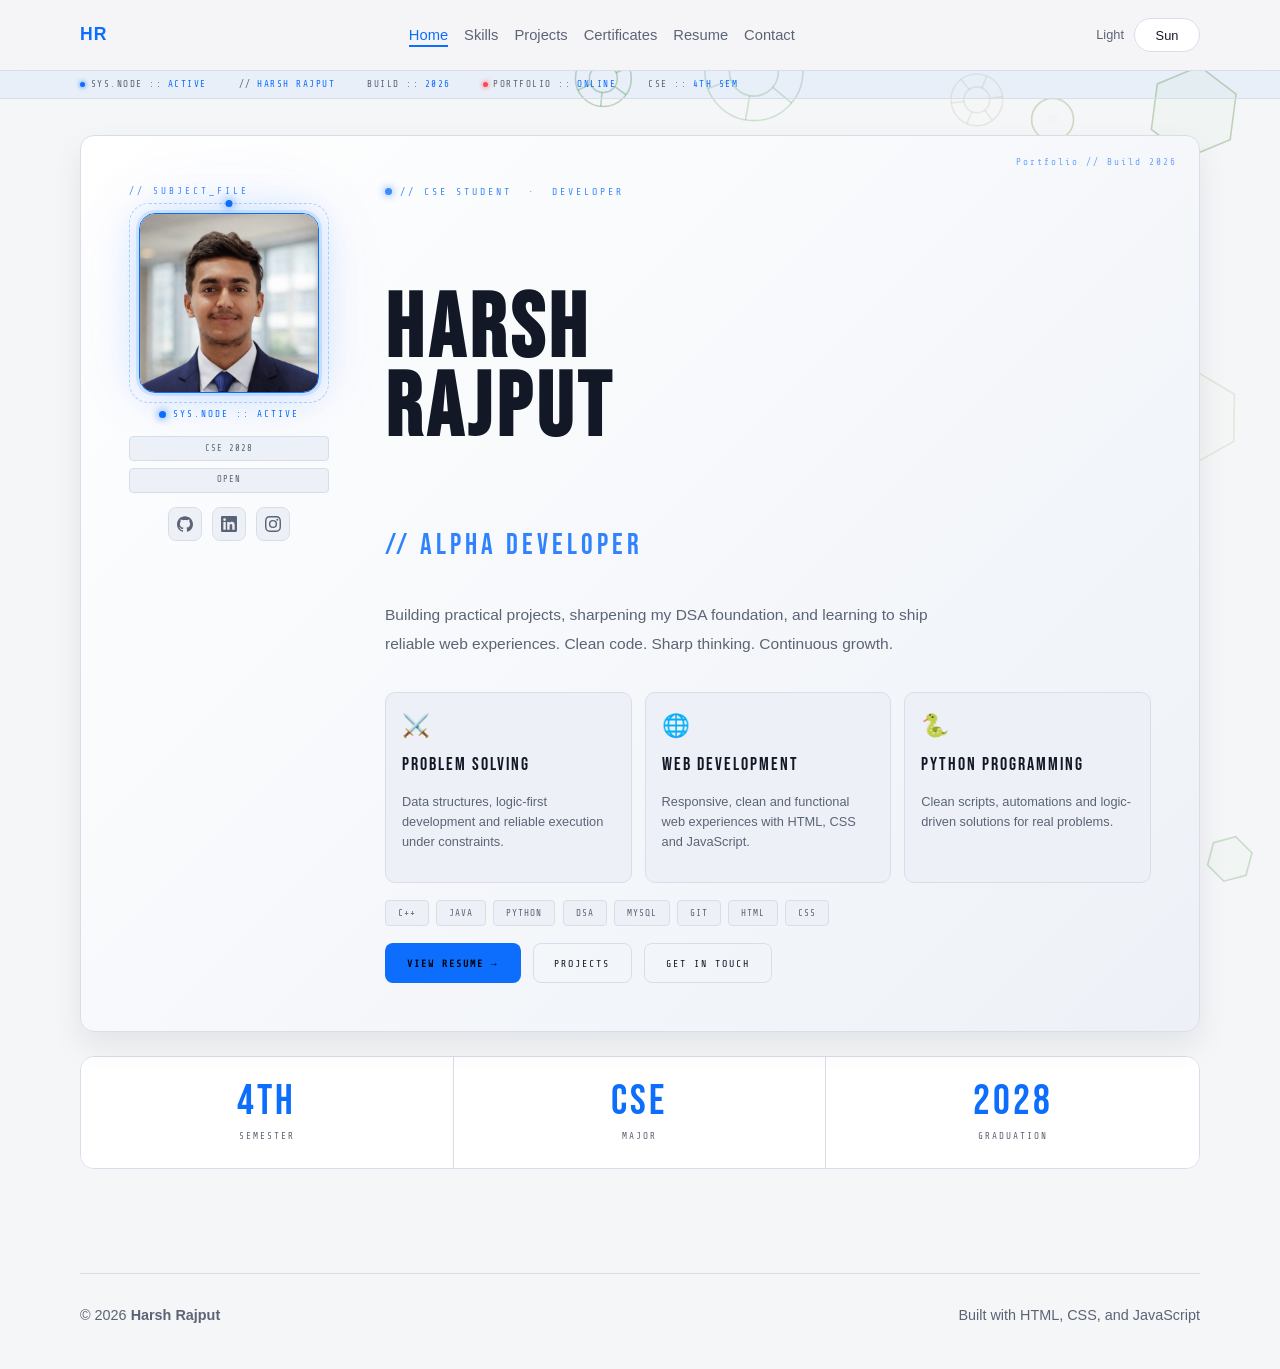
<file: index.html>
<!DOCTYPE html>
<html lang="en" data-theme="light">
<head>
  <meta charset="UTF-8">
  <meta name="viewport" content="width=device-width, initial-scale=1.0">
  <title>Harsh Rajput | Portfolio</title>
  <link rel="preconnect" href="https://fonts.googleapis.com">
  <link href="https://fonts.googleapis.com/css2?family=Share+Tech+Mono&family=Bebas+Neue&family=Syne:wght@400;600;700;800&display=swap" rel="stylesheet">
  <link rel="stylesheet" href="css/base.css">
  <link rel="stylesheet" href="css/home.css">
</head>
<body data-page="home">

  <canvas id="bg-canvas" aria-hidden="true"></canvas>

  <header class="site-header" id="siteHeader">
    <nav class="nav" aria-label="Main navigation">
      <a class="logo" href="index.html">HR</a>
      <ul class="nav-links">
        <li><a href="index.html" data-nav="home">Home</a></li>
        <li><a href="pages/skills.html" data-nav="skills">Skills</a></li>
        <li><a href="pages/projects.html" data-nav="projects">Projects</a></li>
        <li><a href="pages/certificates.html" data-nav="certificates">Certificates</a></li>
        <li><a href="pages/resume.html" data-nav="resume">Resume</a></li>
        <li><a href="pages/contact.html" data-nav="contact">Contact</a></li>
      </ul>
      <div class="nav-actions">
        <span class="theme-label" id="themeLabel">Light</span>
        <button class="theme-toggle" id="themeToggle" type="button" aria-label="Toggle dark mode" aria-pressed="false">
          <span id="themeIcon">☀️</span>
        </button>
      </div>
    </nav>
  </header>

  <!-- terminal status bar -->
  <div class="sysbar">
    <div class="sysbar-inner">
      <div class="si"><div class="si-dot"></div><span>SYS.NODE ::</span><span class="si-val">ACTIVE</span></div>
      <div class="si"><span>//</span><span class="si-val">HARSH RAJPUT</span></div>
      <div class="si"><span>BUILD ::</span><span class="si-val">2026</span></div>
      <div class="si"><div class="si-dot r"></div><span>PORTFOLIO ::</span><span class="si-val">ONLINE</span></div>
      <div class="si"><span>CSE ::</span><span class="si-val">4TH SEM</span></div>
    </div>
  </div>

  <main>

    <section class="hero">
      <span class="hero-tag">Portfolio // Build 2026</span>

      <!-- avatar column -->
      <div class="hero-avatar-col">
        <span class="subject-label">// SUBJECT_FILE</span>
        <div class="avatar-frame">
          <div class="orbit"><div class="orbit-dot"></div></div>
          <img class="avatar-img" src="assets/profile.jpeg" alt="Harsh Rajput"/>
        </div>
        <div class="sys-node">
          <div class="online-dot"></div>SYS.NODE :: ACTIVE
        </div>
        <div class="avatar-tags">
          <span class="a-tag">CSE 2028</span>
          <span class="a-tag">Open</span>
        </div>
        <!-- social icons -->
        <div class="social-icons">
          <a class="soc" href="https://github.com/Harsh-Rajput2006" target="_blank" rel="noreferrer" title="GitHub">
            <svg viewBox="0 0 24 24"><path d="M12 .297c-6.63 0-12 5.373-12 12 0 5.303 3.438 9.8 8.205 11.385.6.113.82-.258.82-.577 0-.285-.01-1.04-.015-2.04-3.338.724-4.042-1.61-4.042-1.61C4.422 18.07 3.633 17.7 3.633 17.7c-1.087-.744.084-.729.084-.729 1.205.084 1.838 1.236 1.838 1.236 1.07 1.835 2.809 1.305 3.495.998.108-.776.417-1.305.76-1.605-2.665-.3-5.466-1.332-5.466-5.93 0-1.31.465-2.38 1.235-3.22-.135-.303-.54-1.523.105-3.176 0 0 1.005-.322 3.3 1.23.96-.267 1.98-.399 3-.405 1.02.006 2.04.138 3 .405 2.28-1.552 3.285-1.23 3.285-1.23.645 1.653.24 2.873.12 3.176.765.84 1.23 1.91 1.23 3.22 0 4.61-2.805 5.625-5.475 5.92.42.36.81 1.096.81 2.22 0 1.606-.015 2.896-.015 3.286 0 .315.21.69.825.57C20.565 22.092 24 17.592 24 12.297c0-6.627-5.373-12-12-12"/></svg>
          </a>
          <a class="soc" href="https://www.linkedin.com/in/harsh-rajput-bb457b357/" target="_blank" rel="noreferrer" title="LinkedIn">
            <svg viewBox="0 0 24 24"><path d="M20.447 20.452h-3.554v-5.569c0-1.328-.027-3.037-1.852-3.037-1.853 0-2.136 1.445-2.136 2.939v5.667H9.351V9h3.414v1.561h.046c.477-.9 1.637-1.85 3.37-1.85 3.601 0 4.267 2.37 4.267 5.455v6.286zM5.337 7.433a2.062 2.062 0 01-2.063-2.065 2.064 2.064 0 112.063 2.065zm1.782 13.019H3.555V9h3.564v11.452zM22.225 0H1.771C.792 0 0 .774 0 1.729v20.542C0 23.227.792 24 1.771 24h20.451C23.2 24 24 23.227 24 22.271V1.729C24 .774 23.2 0 22.222 0h.003z"/></svg>
          </a>
          <a class="soc" href="https://instagram.com/harshrajput.dev" target="_blank" rel="noreferrer" title="Instagram">
            <svg viewBox="0 0 24 24"><path d="M12 2.163c3.204 0 3.584.012 4.85.07 3.252.148 4.771 1.691 4.919 4.919.058 1.265.069 1.645.069 4.849 0 3.205-.012 3.584-.069 4.849-.149 3.225-1.664 4.771-4.919 4.919-1.266.058-1.644.07-4.85.07-3.204 0-3.584-.012-4.849-.07-3.26-.149-4.771-1.699-4.919-4.92-.058-1.265-.07-1.644-.07-4.849 0-3.204.013-3.583.07-4.849.149-3.227 1.664-4.771 4.919-4.919 1.266-.057 1.645-.069 4.849-.069zM12 0C8.741 0 8.333.014 7.053.072 2.695.272.273 2.69.073 7.052.014 8.333 0 8.741 0 12c0 3.259.014 3.668.072 4.948.2 4.358 2.618 6.78 6.98 6.98C8.333 23.986 8.741 24 12 24c3.259 0 3.668-.014 4.948-.072 4.354-.2 6.782-2.618 6.979-6.98.059-1.28.073-1.689.073-4.948 0-3.259-.014-3.667-.072-4.947-.196-4.354-2.617-6.78-6.979-6.98C15.668.014 15.259 0 12 0zm0 5.838a6.162 6.162 0 100 12.324 6.162 6.162 0 000-12.324zM12 16a4 4 0 110-8 4 4 0 010 8zm6.406-11.845a1.44 1.44 0 100 2.881 1.44 1.44 0 000-2.881z"/></svg>
          </a>
        </div>
      </div>

      <!-- content column -->
      <div class="hero-content">
        <div class="hero-eyebrow">
          <div class="online-dot"></div>// CSE Student &nbsp;·&nbsp; Developer
        </div>
        <div>
          <h1 class="hero-name">HARSH<br>RAJPUT</h1>
          <div class="hero-role">// ALPHA DEVELOPER</div>
        </div>
        <p class="hero-desc">
          Building practical projects, sharpening my DSA foundation, and learning to ship reliable web experiences. Clean code. Sharp thinking. Continuous growth.
        </p>
        <div class="feat-cards">
          <div class="fc">
            <span class="fc-icon">⚔️</span>
            <div class="fc-title">PROBLEM SOLVING</div>
            <p class="fc-desc">Data structures, logic-first development and reliable execution under constraints.</p>
          </div>
          <div class="fc">
            <span class="fc-icon">🌐</span>
            <div class="fc-title">WEB DEVELOPMENT</div>
            <p class="fc-desc">Responsive, clean and functional web experiences with HTML, CSS and JavaScript.</p>
          </div>
          <div class="fc">
            <span class="fc-icon">🐍</span>
            <div class="fc-title">PYTHON PROGRAMMING</div>
            <p class="fc-desc">Clean scripts, automations and logic-driven solutions for real problems.</p>
          </div>
        </div>
        <div class="skill-chips">
          <span class="sc">C++</span>
          <span class="sc">Java</span>
          <span class="sc">Python</span>
          <span class="sc">DSA</span>
          <span class="sc">MySQL</span>
          <span class="sc">Git</span>
          <span class="sc">HTML</span>
          <span class="sc">CSS</span>
        </div>
        <div class="hero-btns">
          <a class="btn btn-primary" href="pages/resume.html">View Resume →</a>
          <a class="btn btn-outline" href="pages/projects.html">Projects</a>
          <a class="btn btn-outline" href="pages/contact.html">Get in Touch</a>
        </div>
      </div>
    </section>

    <div class="stats-row">
      <div class="sb"><div class="sb-val">4th</div><div class="sb-lbl">Semester</div></div>
      <div class="sb"><div class="sb-val">CSE</div><div class="sb-lbl">Major</div></div>
      <div class="sb"><div class="sb-val">2028</div><div class="sb-lbl">Graduation</div></div>
    </div>

  </main>

  <footer class="site-footer">
    <p>© <span id="year"></span> <strong>Harsh Rajput</strong></p>
    <p>Built with HTML, CSS, and JavaScript</p>
  </footer>

  <script src="js/common.js"></script>
  <script src="js/home.js"></script>
</body>
</html>
</file>
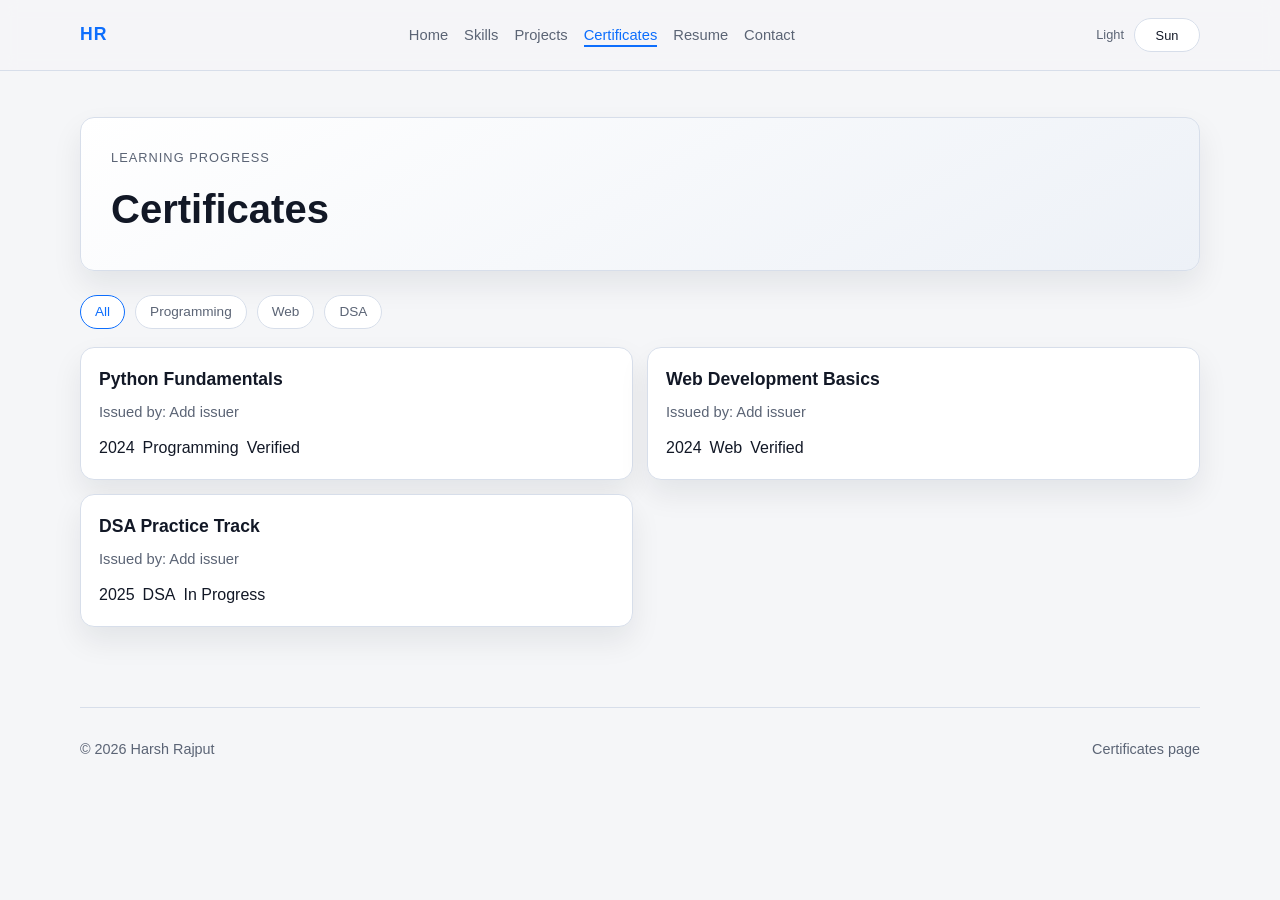
<file: pages/certificates.html>
<!DOCTYPE html>
<html lang="en" data-theme="light">
<head>
  <meta charset="UTF-8">
  <meta name="viewport" content="width=device-width, initial-scale=1.0">
  <title>Certificates | Harsh Rajput</title>
  <link rel="stylesheet" href="../css/base.css">
  <link rel="stylesheet" href="../css/certificates.css">
</head>
<body data-page="certificates">
  <canvas id="bg-canvas" aria-hidden="true"></canvas>
  <header class="site-header" id="siteHeader">
    <nav class="nav" aria-label="Main navigation">
      <a class="logo" href="../index.html">HR</a>
      <ul class="nav-links">
        <li><a href="../index.html" data-nav="home">Home</a></li>
        <li><a href="skills.html" data-nav="skills">Skills</a></li>
        <li><a href="projects.html" data-nav="projects">Projects</a></li>
        <li><a href="certificates.html" data-nav="certificates">Certificates</a></li>
        <li><a href="resume.html" data-nav="resume">Resume</a></li>
        <li><a href="contact.html" data-nav="contact">Contact</a></li>
      </ul>
      <div class="nav-actions">
        <span class="theme-label" id="themeLabel">Light</span>
        <button class="theme-toggle" id="themeToggle" type="button" aria-label="Toggle dark mode" aria-pressed="false">
          <span id="themeIcon">Sun</span>
        </button>
      </div>
    </nav>
  </header>

  <main>
    <section class="page-hero reveal">
      <p>Learning Progress</p>
      <h1>Certificates</h1>
    </section>

    <section class="filter-row reveal">
      <button class="filter-btn active" type="button" data-filter="all">All</button>
      <button class="filter-btn" type="button" data-filter="programming">Programming</button>
      <button class="filter-btn" type="button" data-filter="web">Web</button>
      <button class="filter-btn" type="button" data-filter="dsa">DSA</button>
    </section>

    <section class="cert-grid reveal" aria-label="Certificates grid">
      <article class="card cert-card" data-cat="programming">
        <h3>Python Fundamentals</h3>
        <p>Issued by: Add issuer</p>
        <div class="cert-meta">
          <span class="chip">2024</span>
          <span class="chip">Programming</span>
          <span class="chip">Verified</span>
        </div>
      </article>

      <article class="card cert-card" data-cat="web">
        <h3>Web Development Basics</h3>
        <p>Issued by: Add issuer</p>
        <div class="cert-meta">
          <span class="chip">2024</span>
          <span class="chip">Web</span>
          <span class="chip">Verified</span>
        </div>
      </article>

      <article class="card cert-card" data-cat="dsa">
        <h3>DSA Practice Track</h3>
        <p>Issued by: Add issuer</p>
        <div class="cert-meta">
          <span class="chip">2025</span>
          <span class="chip">DSA</span>
          <span class="chip">In Progress</span>
        </div>
      </article>
    </section>
  </main>

  <footer class="site-footer">
    <p>&copy; 2026 Harsh Rajput</p>
    <p>Certificates page</p>
  </footer>

  <script src="../js/common.js"></script>
  <script src="../js/certificates.js"></script>
</body>
</html>
</file>
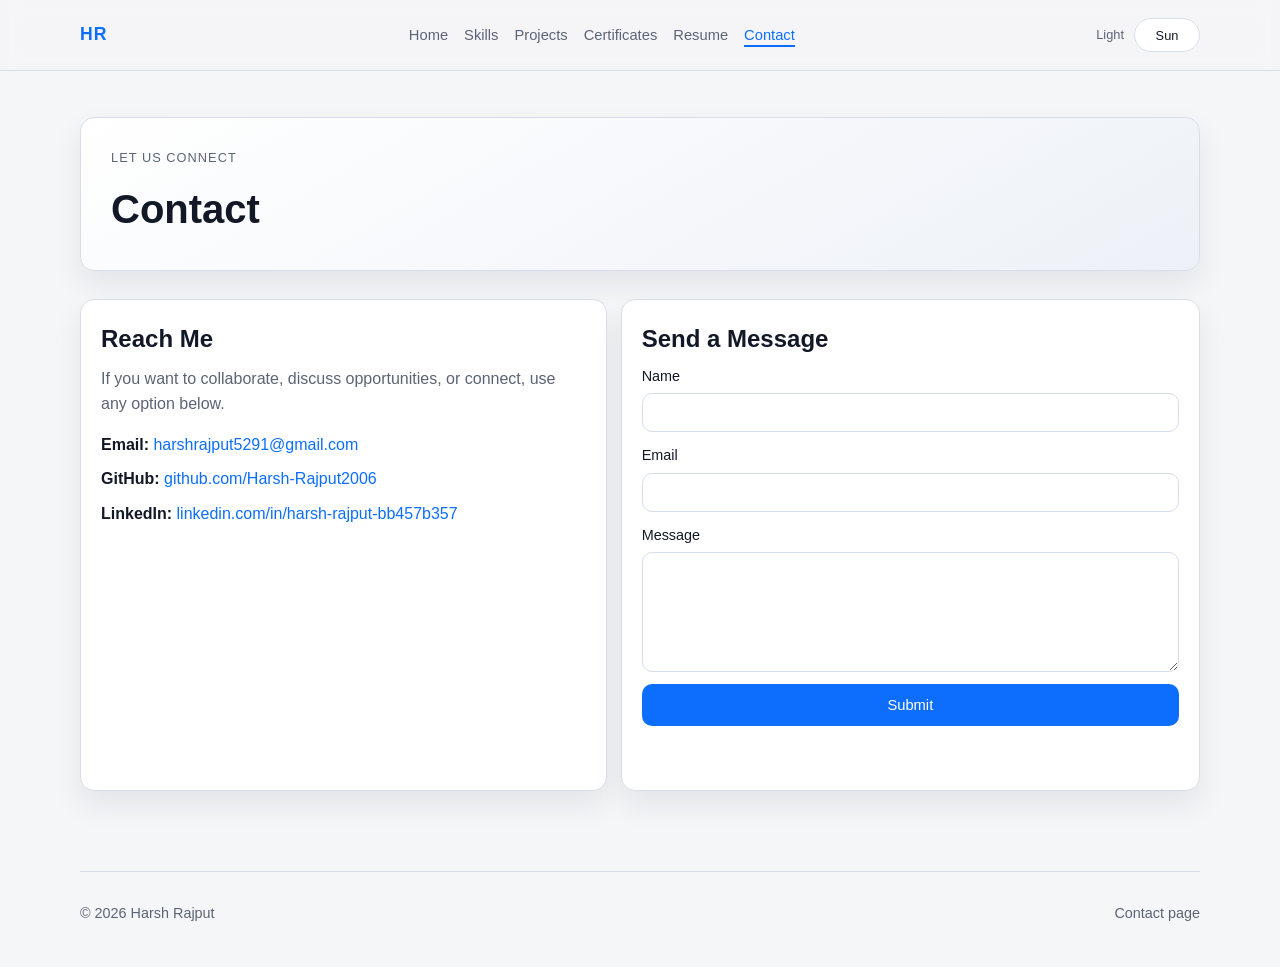
<file: pages/contact.html>
<!DOCTYPE html>
<html lang="en" data-theme="light">
<head>
  <meta charset="UTF-8">
  <meta name="viewport" content="width=device-width, initial-scale=1.0">
  <title>Contact | Harsh Rajput</title>
  <link rel="stylesheet" href="../css/base.css">
  <link rel="stylesheet" href="../css/contact.css">
</head>
<body data-page="contact">
  <canvas id="bg-canvas" aria-hidden="true"></canvas>
  <header class="site-header" id="siteHeader">
    <nav class="nav" aria-label="Main navigation">
      <a class="logo" href="../index.html">HR</a>
      <ul class="nav-links">
        <li><a href="../index.html" data-nav="home">Home</a></li>
        <li><a href="skills.html" data-nav="skills">Skills</a></li>
        <li><a href="projects.html" data-nav="projects">Projects</a></li>
        <li><a href="certificates.html" data-nav="certificates">Certificates</a></li>
        <li><a href="resume.html" data-nav="resume">Resume</a></li>
        <li><a href="contact.html" data-nav="contact">Contact</a></li>
      </ul>
      <div class="nav-actions">
        <span class="theme-label" id="themeLabel">Light</span>
        <button class="theme-toggle" id="themeToggle" type="button" aria-label="Toggle dark mode" aria-pressed="false">
          <span id="themeIcon">Sun</span>
        </button>
      </div>
    </nav>
  </header>

  <main>
    <section class="page-hero reveal">
      <p>Let us connect</p>
      <h1>Contact</h1>
    </section>

    <section class="contact-layout reveal">
      <article class="card contact-card">
        <h2>Reach Me</h2>
        <p>If you want to collaborate, discuss opportunities, or connect, use any option below.</p>
        <ul class="contact-list">
          <li><strong>Email:</strong> <a href="mailto:harshrajput5291@gmail.com">harshrajput5291@gmail.com</a></li>
          <li><strong>GitHub:</strong> <a href="https://github.com/Harsh-Rajput2006" target="_blank" rel="noreferrer">github.com/Harsh-Rajput2006</a></li>
          <li><strong>LinkedIn:</strong> <a href="https://www.linkedin.com/in/harsh-rajput-bb457b357/" target="_blank" rel="noreferrer">linkedin.com/in/harsh-rajput-bb457b357</a></li>
        </ul>
      </article>

      <article class="card contact-card">
        <h2>Send a Message</h2>
        <form class="contact-form" id="contactForm">
          <label>
            Name
            <input type="text" name="name" required>
          </label>
          <label>
            Email
            <input type="email" name="email" required>
          </label>
          <label>
            Message
            <textarea name="message" required></textarea>
          </label>
          <button class="btn btn-primary" type="submit">Submit</button>
          <p class="form-status" id="formStatus"></p>
        </form>
      </article>
    </section>
  </main>

  <footer class="site-footer">
    <p>&copy; 2026 Harsh Rajput</p>
    <p>Contact page</p>
  </footer>

  <script src="../js/common.js"></script>
  <script src="../js/contact.js"></script>
</body>
</html>
</file>
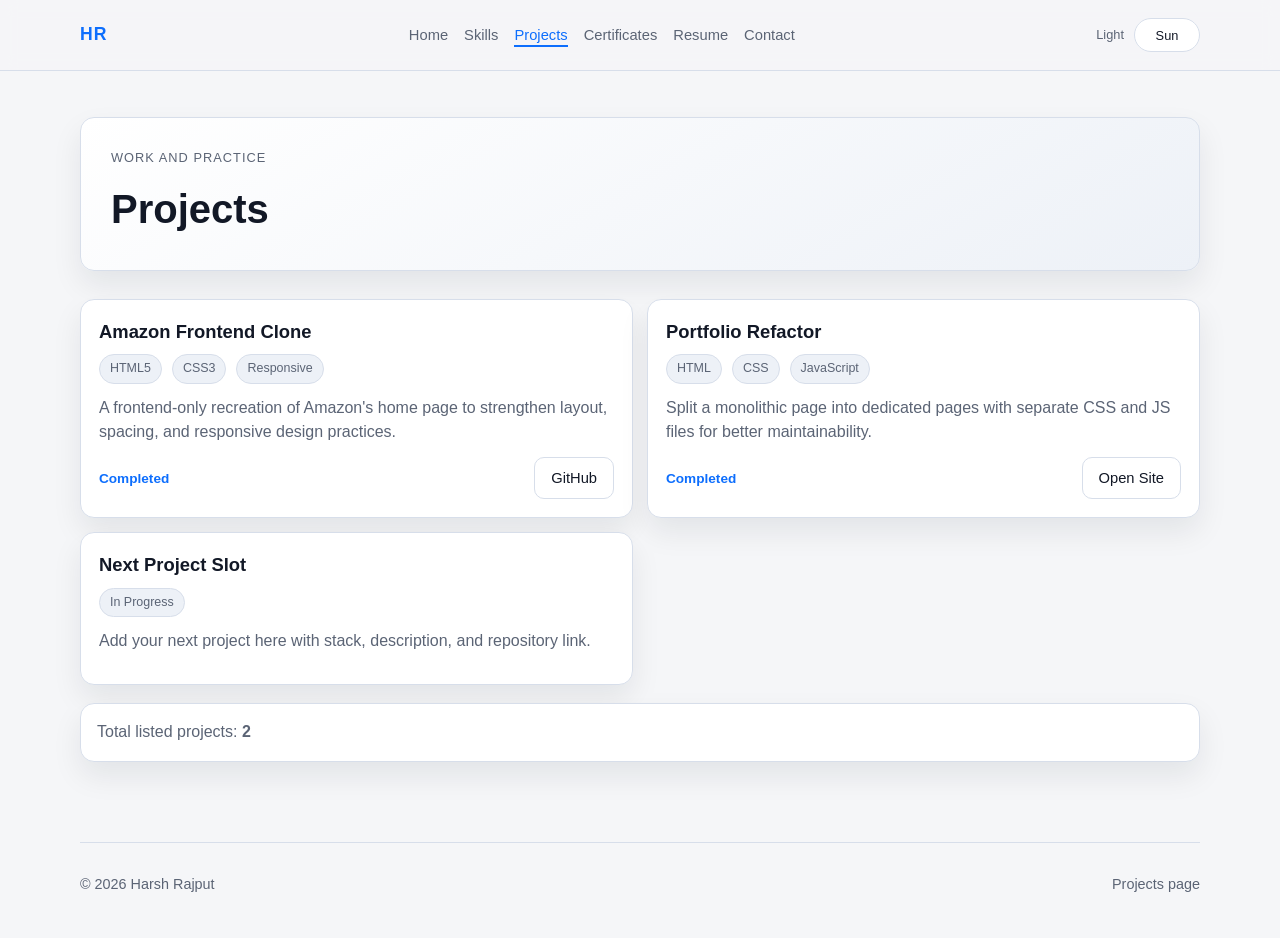
<file: pages/projects.html>
<!DOCTYPE html>
<html lang="en" data-theme="light">
<head>
  <meta charset="UTF-8">
  <meta name="viewport" content="width=device-width, initial-scale=1.0">
  <title>Projects | Harsh Rajput</title>
  <link rel="stylesheet" href="../css/base.css">
  <link rel="stylesheet" href="../css/projects.css">
</head>
<body data-page="projects">
  <canvas id="bg-canvas" aria-hidden="true"></canvas>
  <header class="site-header" id="siteHeader">
    <nav class="nav" aria-label="Main navigation">
      <a class="logo" href="../index.html">HR</a>
      <ul class="nav-links">
        <li><a href="../index.html" data-nav="home">Home</a></li>
        <li><a href="skills.html" data-nav="skills">Skills</a></li>
        <li><a href="projects.html" data-nav="projects">Projects</a></li>
        <li><a href="certificates.html" data-nav="certificates">Certificates</a></li>
        <li><a href="resume.html" data-nav="resume">Resume</a></li>
        <li><a href="contact.html" data-nav="contact">Contact</a></li>
      </ul>
      <div class="nav-actions">
        <span class="theme-label" id="themeLabel">Light</span>
        <button class="theme-toggle" id="themeToggle" type="button" aria-label="Toggle dark mode" aria-pressed="false">
          <span id="themeIcon">Sun</span>
        </button>
      </div>
    </nav>
  </header>

  <main>
    <section class="page-hero reveal">
      <p>Work and Practice</p>
      <h1>Projects</h1>
    </section>

    <section class="projects-grid reveal" aria-label="Projects grid">
      <article class="card project-card" data-project="true">
        <h3>Amazon Frontend Clone</h3>
        <div class="meta-row">
          <span class="chip">HTML5</span>
          <span class="chip">CSS3</span>
          <span class="chip">Responsive</span>
        </div>
        <p>
          A frontend-only recreation of Amazon's home page to strengthen layout, spacing, and responsive design practices.
        </p>
        <div class="project-foot">
          <span class="status">Completed</span>
          <a class="btn btn-outline" href="https://github.com/Harsh-Rajput2006" target="_blank" rel="noreferrer">GitHub</a>
        </div>
      </article>

      <article class="card project-card" data-project="true">
        <h3>Portfolio Refactor</h3>
        <div class="meta-row">
          <span class="chip">HTML</span>
          <span class="chip">CSS</span>
          <span class="chip">JavaScript</span>
        </div>
        <p>
          Split a monolithic page into dedicated pages with separate CSS and JS files for better maintainability.
        </p>
        <div class="project-foot">
          <span class="status">Completed</span>
          <a class="btn btn-outline" href="../index.html">Open Site</a>
        </div>
      </article>

      <article class="card project-card">
        <h3>Next Project Slot</h3>
        <div class="meta-row">
          <span class="chip">In Progress</span>
        </div>
        <p>Add your next project here with stack, description, and repository link.</p>
      </article>
    </section>

    <section class="card summary-card reveal">
      <p>Total listed projects: <strong id="projectCount">0</strong></p>
    </section>
  </main>

  <footer class="site-footer">
    <p>&copy; 2026 Harsh Rajput</p>
    <p>Projects page</p>
  </footer>

  <script src="../js/common.js"></script>
  <script src="../js/projects.js"></script>
</body>
</html>
</file>
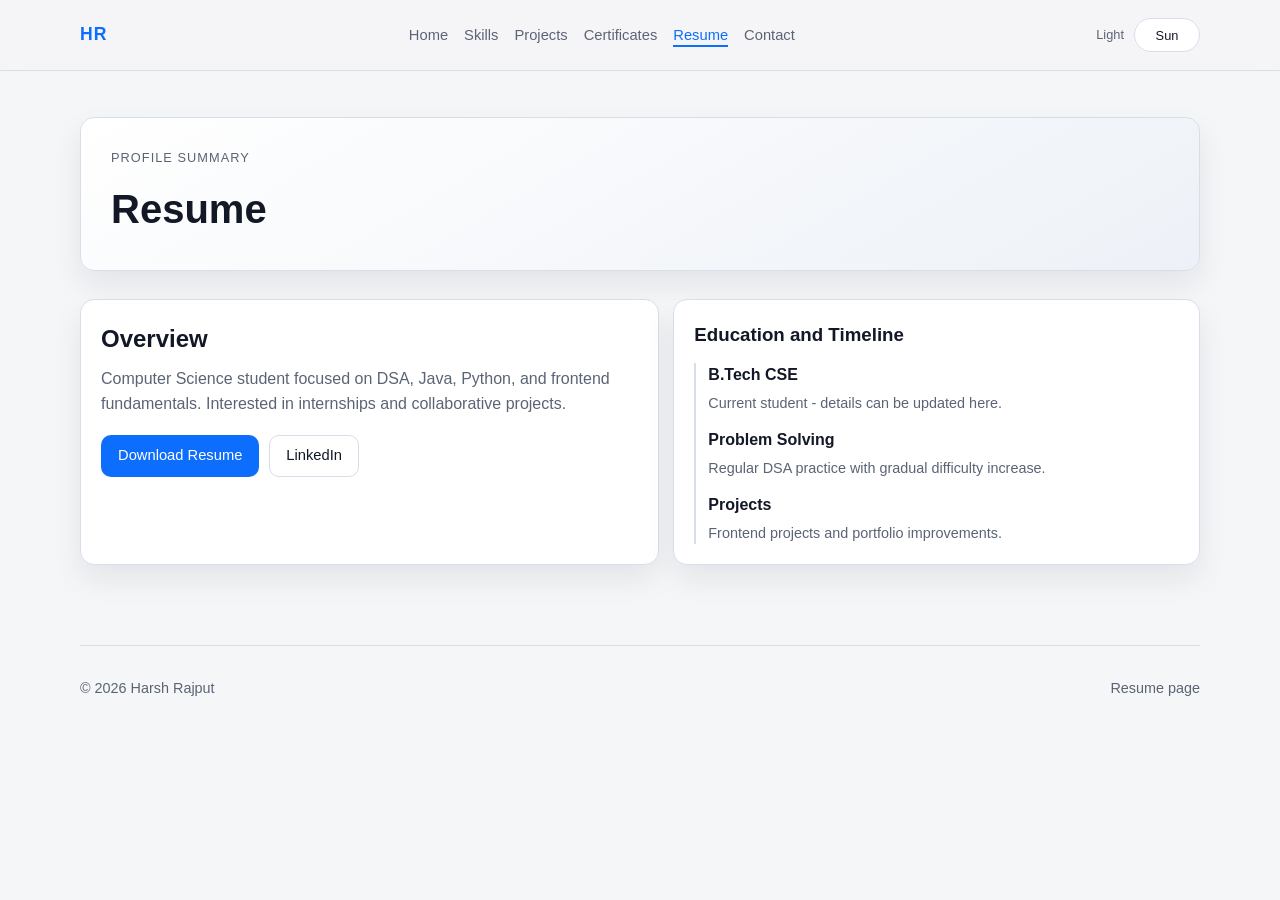
<file: pages/resume.html>
<!DOCTYPE html>
<html lang="en" data-theme="light">
<head>
  <meta charset="UTF-8">
  <meta name="viewport" content="width=device-width, initial-scale=1.0">
  <title>Resume | Harsh Rajput</title>
  <link rel="stylesheet" href="../css/base.css">
  <link rel="stylesheet" href="../css/resume.css">
</head>
<body data-page="resume">
  <canvas id="bg-canvas" aria-hidden="true"></canvas>
  <header class="site-header" id="siteHeader">
    <nav class="nav" aria-label="Main navigation">
      <a class="logo" href="../index.html">HR</a>
      <ul class="nav-links">
        <li><a href="../index.html" data-nav="home">Home</a></li>
        <li><a href="skills.html" data-nav="skills">Skills</a></li>
        <li><a href="projects.html" data-nav="projects">Projects</a></li>
        <li><a href="certificates.html" data-nav="certificates">Certificates</a></li>
        <li><a href="resume.html" data-nav="resume">Resume</a></li>
        <li><a href="contact.html" data-nav="contact">Contact</a></li>
      </ul>
      <div class="nav-actions">
        <span class="theme-label" id="themeLabel">Light</span>
        <button class="theme-toggle" id="themeToggle" type="button" aria-label="Toggle dark mode" aria-pressed="false">
          <span id="themeIcon">Sun</span>
        </button>
      </div>
    </nav>
  </header>

  <main>
    <section class="page-hero reveal">
      <p>Profile Summary</p>
      <h1>Resume</h1>
    </section>

    <section class="resume-layout reveal">
      <article class="card resume-card">
        <h2>Overview</h2>
        <p>
          Computer Science student focused on DSA, Java, Python, and frontend fundamentals. Interested in internships and collaborative projects.
        </p>
        <div class="download-row">
          <a class="btn btn-primary" href="../assets/Harsh-Rajput-Resume.pdf" download>Download Resume</a>
          <a class="btn btn-outline" href="https://www.linkedin.com/in/harsh-rajput-bb457b357/" target="_blank" rel="noreferrer">LinkedIn</a>
        </div>
      </article>

      <article class="card resume-card">
        <h3>Education and Timeline</h3>
        <div class="timeline">
          <div class="timeline-item">
            <h4>B.Tech CSE</h4>
            <p>Current student - details can be updated here.</p>
          </div>
          <div class="timeline-item">
            <h4>Problem Solving</h4>
            <p>Regular DSA practice with gradual difficulty increase.</p>
          </div>
          <div class="timeline-item">
            <h4>Projects</h4>
            <p>Frontend projects and portfolio improvements.</p>
          </div>
        </div>
      </article>
    </section>
  </main>

  <footer class="site-footer">
    <p>&copy; <span id="resumeYear"></span> Harsh Rajput</p>
    <p>Resume page</p>
  </footer>

  <script src="../js/common.js"></script>
  <script src="../js/resume.js"></script>
</body>
</html>
</file>
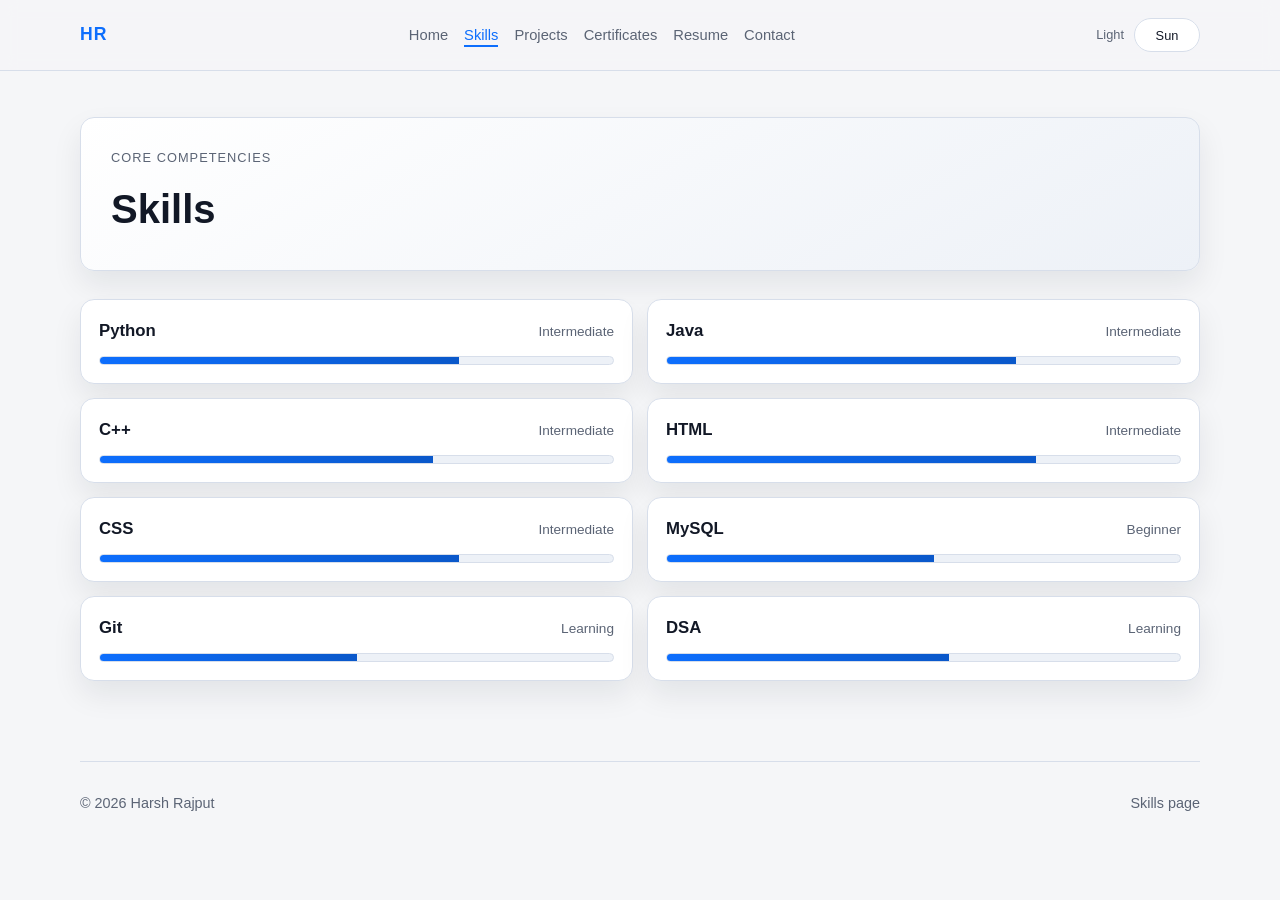
<file: pages/skills.html>
<!DOCTYPE html>
<html lang="en" data-theme="light">
<head>
  <meta charset="UTF-8">
  <meta name="viewport" content="width=device-width, initial-scale=1.0">
  <title>Skills | Harsh Rajput</title>
  <link rel="stylesheet" href="../css/base.css">
  <link rel="stylesheet" href="../css/skills.css">
</head>
<body data-page="skills">
  <canvas id="bg-canvas" aria-hidden="true"></canvas>
  <header class="site-header" id="siteHeader">
    <nav class="nav" aria-label="Main navigation">
      <a class="logo" href="../index.html">HR</a>
      <ul class="nav-links">
        <li><a href="../index.html" data-nav="home">Home</a></li>
        <li><a href="skills.html" data-nav="skills">Skills</a></li>
        <li><a href="projects.html" data-nav="projects">Projects</a></li>
        <li><a href="certificates.html" data-nav="certificates">Certificates</a></li>
        <li><a href="resume.html" data-nav="resume">Resume</a></li>
        <li><a href="contact.html" data-nav="contact">Contact</a></li>
      </ul>
      <div class="nav-actions">
        <span class="theme-label" id="themeLabel">Light</span>
        <button class="theme-toggle" id="themeToggle" type="button" aria-label="Toggle dark mode" aria-pressed="false">
          <span id="themeIcon">Sun</span>
        </button>
      </div>
    </nav>
  </header>

  <main>
    <section class="page-hero reveal">
      <p>Core Competencies</p>
      <h1>Skills</h1>
    </section>

    <section class="skills-grid reveal" aria-label="Skills grid">
      <article class="card skill-card">
        <div class="skill-top"><h3>Python</h3><span>Intermediate</span></div>
        <div class="bar-track"><div class="bar-fill" data-level="70"></div></div>
      </article>
      <article class="card skill-card">
        <div class="skill-top"><h3>Java</h3><span>Intermediate</span></div>
        <div class="bar-track"><div class="bar-fill" data-level="68"></div></div>
      </article>
      <article class="card skill-card">
        <div class="skill-top"><h3>C++</h3><span>Intermediate</span></div>
        <div class="bar-track"><div class="bar-fill" data-level="65"></div></div>
      </article>
      <article class="card skill-card">
        <div class="skill-top"><h3>HTML</h3><span>Intermediate</span></div>
        <div class="bar-track"><div class="bar-fill" data-level="72"></div></div>
      </article>
      <article class="card skill-card">
        <div class="skill-top"><h3>CSS</h3><span>Intermediate</span></div>
        <div class="bar-track"><div class="bar-fill" data-level="70"></div></div>
      </article>
      <article class="card skill-card">
        <div class="skill-top"><h3>MySQL</h3><span>Beginner</span></div>
        <div class="bar-track"><div class="bar-fill" data-level="52"></div></div>
      </article>
      <article class="card skill-card">
        <div class="skill-top"><h3>Git</h3><span>Learning</span></div>
        <div class="bar-track"><div class="bar-fill" data-level="50"></div></div>
      </article>
      <article class="card skill-card">
        <div class="skill-top"><h3>DSA</h3><span>Learning</span></div>
        <div class="bar-track"><div class="bar-fill" data-level="55"></div></div>
      </article>
    </section>
  </main>

  <footer class="site-footer">
    <p>&copy; 2026 Harsh Rajput</p>
    <p>Skills page</p>
  </footer>

  <script src="../js/common.js"></script>
  <script src="../js/skills.js"></script>
</body>
</html>
</file>
<file: css/base.css>
:root {
  --bg: #f5f6f8;
  --surface: #ffffff;
  --surface-soft: #edf1f7;
  --text: #121826;
  --muted: #5b6475;
  --line: #d7deea;
  --brand: #0d6efd;
  --brand-strong: #0a58ca;
  --radius: 14px;
  --shadow: 0 14px 30px rgba(16, 24, 40, 0.08);
}

[data-theme="dark"] {
  --bg: #020008;
  --surface: #08050f;
  --surface-soft: #0e0a1a;
  --text: #e5ebf5;
  --muted: #7a8aaa;
  --line: #1a1530;
  --brand: #00ffe0;
  --brand-strong: #00ccb4;
  --shadow: 0 14px 30px rgba(0, 0, 0, 0.6);
}

* {
  box-sizing: border-box;
}

html {
  scroll-behavior: smooth;
}

body {
  margin: 0;
  background: var(--bg);
  color: var(--text);
  font-family: "Segoe UI", "Trebuchet MS", Arial, sans-serif;
  line-height: 1.55;
  transition: background 0.25s ease, color 0.25s ease;
}

a {
  color: inherit;
  text-decoration: none;
}

main {
  width: min(1120px, 92%);
  margin: 0 auto;
  padding: 36px 0 56px;
}

.site-header {
  position: sticky;
  top: 0;
  z-index: 100;
  background: color-mix(in oklab, var(--bg) 90%, transparent);
  border-bottom: 1px solid var(--line);
  backdrop-filter: blur(8px);
}

.site-header.scrolled {
  box-shadow: 0 8px 18px rgba(16, 24, 40, 0.08);
}

.nav {
  width: min(1120px, 92%);
  margin: 0 auto;
  min-height: 70px;
  display: flex;
  align-items: center;
  justify-content: space-between;
  gap: 22px;
}

.logo {
  font-weight: 800;
  letter-spacing: 1px;
  color: var(--brand);
  font-size: 1.1rem;
}

.nav-links {
  display: flex;
  flex-wrap: wrap;
  gap: 16px;
  list-style: none;
  margin: 0;
  padding: 0;
}

.nav-links a {
  font-size: 0.92rem;
  color: var(--muted);
  border-bottom: 2px solid transparent;
  padding-bottom: 2px;
  transition: color 0.2s ease, border-color 0.2s ease;
}

.nav-links a:hover,
.nav-links a.active {
  color: var(--brand);
  border-bottom-color: var(--brand);
}

.nav-actions {
  display: flex;
  align-items: center;
  gap: 10px;
}

.theme-label {
  font-size: 0.8rem;
  color: var(--muted);
}

.theme-toggle {
  border: 1px solid var(--line);
  background: var(--surface);
  color: var(--text);
  border-radius: 999px;
  min-width: 66px;
  min-height: 34px;
  padding: 0 12px;
  font-size: 0.8rem;
  cursor: pointer;
}

.section {
  margin-top: 44px;
}

.section-head {
  margin-bottom: 16px;
}

.section-head h2 {
  margin: 0;
  font-size: 1.55rem;
}

.section-copy {
  margin: 0;
  color: var(--muted);
  max-width: 780px;
}

.page-hero {
  margin-top: 10px;
  background: linear-gradient(150deg, var(--surface), var(--surface-soft));
  border: 1px solid var(--line);
  border-radius: var(--radius);
  padding: 30px;
  box-shadow: var(--shadow);
}

.page-hero p {
  margin: 0;
  color: var(--muted);
  text-transform: uppercase;
  letter-spacing: 0.08em;
  font-size: 0.8rem;
}

.page-hero h1 {
  margin: 10px 0 0;
  font-size: clamp(1.8rem, 4vw, 2.5rem);
}

.btn {
  display: inline-flex;
  align-items: center;
  justify-content: center;
  min-height: 42px;
  border-radius: 10px;
  border: 1px solid transparent;
  padding: 0 16px;
  font-size: 0.92rem;
  cursor: pointer;
}

.btn-primary {
  background: var(--brand);
  color: #fff;
}

.btn-primary:hover {
  background: var(--brand-strong);
}

.btn-outline {
  background: transparent;
  border-color: var(--line);
}

.btn-outline:hover {
  border-color: var(--brand);
  color: var(--brand);
}

.card {
  background: var(--surface);
  border: 1px solid var(--line);
  border-radius: var(--radius);
  box-shadow: var(--shadow);
}

.site-footer {
  width: min(1120px, 92%);
  margin: 24px auto 28px;
  border-top: 1px solid var(--line);
  padding-top: 16px;
  color: var(--muted);
  display: flex;
  justify-content: space-between;
  gap: 14px;
  flex-wrap: wrap;
  font-size: 0.9rem;
}

.reveal {
  opacity: 0;
  transform: translateY(14px);
  transition: opacity 0.45s ease, transform 0.45s ease;
}

.reveal.visible {
  opacity: 1;
  transform: translateY(0);
}

@media (max-width: 900px) {
  .nav {
    padding: 10px 0;
  }

  .nav-links {
    gap: 12px;
  }

  .nav-links a {
    font-size: 0.85rem;
  }
}

@media (max-width: 680px) {
  .nav {
    flex-direction: column;
    align-items: flex-start;
    gap: 12px;
  }

  .nav-actions {
    width: 100%;
    justify-content: flex-end;
  }

  .site-footer {
    flex-direction: column;
  }
}

/* ── BACKGROUND CANVAS ── */
#bg-canvas {
  position: fixed;
  top: 0; left: 0;
  width: 100%; height: 100%;
  z-index: 0;
  pointer-events: none;
}

/* Keep all content above canvas */
.site-header, main, .site-footer {
  position: relative;
  z-index: 1;
}

/* Dark mode card hover glow */
[data-theme="dark"] .card:hover {
  border-color: rgba(167, 139, 250, 0.35);
  box-shadow: 0 0 30px rgba(100, 60, 200, 0.15);
}

/* Dark mode hero glow */
[data-theme="dark"] .hero {
  border-color: rgba(167, 139, 250, 0.2);
  box-shadow: 0 14px 40px rgba(0,0,0,0.5),
              0 0 80px rgba(80,40,160,0.08);
}

/* Dark mode hero title gradient */
[data-theme="dark"] .hero h1 {
  background: linear-gradient(135deg, #e5ebf5 40%, #a78bfa);
  -webkit-background-clip: text;
  -webkit-text-fill-color: transparent;
  background-clip: text;
}

/* ── BACKGROUND CANVAS ── */
#bg-canvas {
  position: fixed;
  top: 0; left: 0;
  width: 100%; height: 100%;
  z-index: 0;
  pointer-events: none;
}

.site-header, main, .site-footer {
  position: relative;
  z-index: 1;
}

/* ── SYSBAR ── */
.sysbar {
  background: color-mix(in oklab, var(--brand) 5%, transparent);
  border-bottom: 1px solid var(--line);
  padding: 0.4rem 0;
  position: relative;
  z-index: 1;
  transition: background 0.4s, border-color 0.4s;
}
.sysbar-inner {
  width: min(1120px, 92%);
  margin: 0 auto;
  display: flex;
  gap: 2rem;
  align-items: center;
  font-family: 'Share Tech Mono', monospace;
  font-size: 0.58rem;
  letter-spacing: 1.5px;
  color: var(--muted);
  flex-wrap: wrap;
}
.si { display: flex; align-items: center; gap: 0.35rem; }
.si-dot {
  width: 5px; height: 5px; border-radius: 50%;
  background: var(--brand);
  box-shadow: 0 0 5px var(--brand);
  animation: siblink 2s infinite;
}
.si-dot.r {
  background: #ff4757;
  box-shadow: 0 0 5px #ff4757;
  animation: siblink 3s infinite;
}
.si-val { color: var(--brand); }
@keyframes siblink {
  0%, 100% { opacity: 1; }
  50% { opacity: 0.1; }
}

/* ── DARK MODE CARD GLOW ── */
[data-theme="dark"] .card:hover {
  border-color: rgba(0, 255, 224, 0.35);
  box-shadow: 0 0 30px rgba(0, 255, 224, 0.1);
}
</file>
<file: css/home.css>
@import url('https://fonts.googleapis.com/css2?family=Share+Tech+Mono&family=Bebas+Neue&family=Syne:wght@400;600;700;800&display=swap');

/* ── HERO LAYOUT ── */
.hero {
  display: grid;
  grid-template-columns: auto 1fr;
  gap: 3.5rem;
  align-items: start;
  padding: 3rem;
  background: linear-gradient(135deg, var(--surface), var(--surface-soft));
  border: 1px solid var(--line);
  border-radius: var(--radius);
  box-shadow: var(--shadow);
  margin-bottom: 1.5rem;
  position: relative;
  overflow: hidden;
  transition: all 0.4s;
}
[data-theme="dark"] .hero {
  background: linear-gradient(135deg, rgba(0,255,224,0.025) 0%, rgba(2,0,8,1) 55%);
  border-color: rgba(0, 255, 224, 0.12);
  box-shadow: 0 0 100px rgba(0,255,224,0.04), 0 14px 50px rgba(0,0,0,0.7);
}
.hero-tag {
  position: absolute;
  top: 1.2rem; right: 1.4rem;
  font-family: 'Share Tech Mono', monospace;
  font-size: 0.58rem;
  letter-spacing: 2px;
  color: var(--brand);
  opacity: 0.6;
}

/* ── AVATAR COLUMN ── */
.hero-avatar-col {
  display: flex;
  flex-direction: column;
  align-items: center;
  gap: 0.9rem;
  width: 200px;
  flex-shrink: 0;
}
.subject-label {
  font-family: 'Share Tech Mono', monospace;
  font-size: 0.58rem;
  letter-spacing: 3px;
  text-transform: uppercase;
  color: var(--brand);
  opacity: 0.8;
  align-self: flex-start;
}
.avatar-frame {
  position: relative;
  width: 180px;
  height: 180px;
}
.avatar-img {
  width: 180px;
  height: 180px;
  border-radius: 16px;
  object-fit: cover;
  object-position: top center;
  border: 1.5px solid var(--brand);
  box-shadow:
    0 0 0 3px color-mix(in oklab, var(--brand) 12%, transparent),
    0 0 40px color-mix(in oklab, var(--brand) 18%, transparent),
    0 0 80px color-mix(in oklab, var(--brand) 8%, transparent);
  display: block;
  transition: box-shadow 0.4s;
  filter: saturate(1.1);
}
.orbit {
  position: absolute;
  inset: -10px;
  border-radius: 20px;
  border: 1px dashed color-mix(in oklab, var(--brand) 28%, transparent);
  animation: spinOrbit 16s linear infinite;
}
.orbit-dot {
  position: absolute;
  top: -4px; left: 50%;
  transform: translateX(-50%);
  width: 7px; height: 7px;
  border-radius: 50%;
  background: var(--brand);
  box-shadow: 0 0 10px var(--brand);
}
@keyframes spinOrbit {
  from { transform: rotate(0deg); }
  to   { transform: rotate(360deg); }
}
.sys-node {
  font-family: 'Share Tech Mono', monospace;
  font-size: 0.58rem;
  letter-spacing: 2px;
  text-transform: uppercase;
  color: var(--brand);
  display: flex;
  align-items: center;
  gap: 0.4rem;
}
.online-dot {
  width: 7px; height: 7px;
  border-radius: 50%;
  background: var(--brand);
  box-shadow: 0 0 8px var(--brand);
  animation: siblink 2s infinite;
}
.avatar-tags {
  display: flex;
  flex-direction: column;
  gap: 0.4rem;
  width: 100%;
}
.a-tag {
  font-family: 'Share Tech Mono', monospace;
  font-size: 0.55rem;
  letter-spacing: 1px;
  text-transform: uppercase;
  padding: 0.3rem 0.7rem;
  border: 1px solid var(--line);
  color: var(--muted);
  background: var(--surface-soft);
  border-radius: 4px;
  text-align: center;
  transition: all 0.3s;
}
.a-tag:hover { border-color: var(--brand); color: var(--brand); }
[data-theme="dark"] .a-tag { background: rgba(0,255,224,0.04); }

/* ── SOCIAL ICONS ── */
.social-icons {
  display: flex;
  gap: 0.6rem;
  justify-content: center;
}
.soc {
  width: 34px; height: 34px;
  border-radius: 8px;
  border: 1px solid var(--line);
  background: var(--surface-soft);
  display: flex;
  align-items: center;
  justify-content: center;
  transition: all 0.28s;
  text-decoration: none;
}
.soc:hover {
  border-color: var(--brand);
  background: color-mix(in oklab, var(--brand) 10%, transparent);
  transform: translateY(-3px);
  box-shadow: 0 6px 18px color-mix(in oklab, var(--brand) 22%, transparent);
}
[data-theme="dark"] .soc { background: rgba(0,255,224,0.04); }
.soc svg {
  width: 16px; height: 16px;
  fill: var(--muted);
  transition: fill 0.28s;
}
.soc:hover svg { fill: var(--brand); }

/* ── HERO CONTENT COLUMN ── */
.hero-content {
  display: flex;
  flex-direction: column;
  gap: 1.1rem;
}
.hero-eyebrow {
  font-family: 'Share Tech Mono', monospace;
  font-size: 0.62rem;
  letter-spacing: 3px;
  text-transform: uppercase;
  color: var(--brand);
  opacity: 0.8;
  display: flex;
  align-items: center;
  gap: 0.5rem;
}
.hero-name {
  font-family: 'Bebas Neue', sans-serif;
  font-size: clamp(3.5rem, 7vw, 6.5rem);
  letter-spacing: 5px;
  line-height: 0.88;
  transition: all 0.4s;
}
[data-theme="dark"] .hero-name {
  background: linear-gradient(135deg, #e5ebf5 35%, var(--brand) 100%);
  -webkit-background-clip: text;
  -webkit-text-fill-color: transparent;
  background-clip: text;
}
.hero-role {
  font-family: 'Bebas Neue', sans-serif;
  font-size: clamp(1.2rem, 2.5vw, 1.8rem);
  letter-spacing: 4px;
  color: var(--brand);
  opacity: 0.85;
  margin-top: 0.4rem;
}
.hero-desc {
  font-size: 0.97rem;
  color: var(--muted);
  max-width: 580px;
  line-height: 1.85;
}

/* ── FEATURE CARDS ── */
.feat-cards {
  display: grid;
  grid-template-columns: repeat(3, 1fr);
  gap: 0.8rem;
}
.fc {
  background: var(--surface-soft);
  border: 1px solid var(--line);
  border-radius: 10px;
  padding: 1rem;
  transition: all 0.3s;
  position: relative;
  overflow: hidden;
}
.fc::before {
  content: '';
  position: absolute;
  top: 0; left: 0; right: 0;
  height: 1.5px;
  background: var(--brand);
  transform: scaleX(0);
  transform-origin: left;
  transition: transform 0.3s;
}
.fc:hover::before { transform: scaleX(1); }
.fc:hover {
  border-color: var(--brand);
  transform: translateY(-2px);
}
[data-theme="dark"] .fc {
  background: rgba(0,255,224,0.03);
  border-color: rgba(0,255,224,0.08);
}
[data-theme="dark"] .fc:hover {
  background: rgba(0,255,224,0.06);
  border-color: rgba(0,255,224,0.2);
}
.fc-icon { font-size: 1.4rem; margin-bottom: 0.5rem; display: block; }
.fc-title {
  font-family: 'Bebas Neue', sans-serif;
  font-size: 1.1rem;
  letter-spacing: 2px;
  margin-bottom: 0.35rem;
}
.fc-desc { font-size: 0.8rem; color: var(--muted); line-height: 1.6; }

/* ── SKILL CHIPS ── */
.skill-chips { display: flex; flex-wrap: wrap; gap: 0.45rem; }
.sc {
  font-family: 'Share Tech Mono', monospace;
  font-size: 0.58rem;
  letter-spacing: 1px;
  text-transform: uppercase;
  padding: 0.28rem 0.75rem;
  border: 1px solid var(--line);
  color: var(--muted);
  background: var(--surface-soft);
  border-radius: 4px;
  transition: all 0.3s;
}
.sc:hover { border-color: var(--brand); color: var(--brand); }
[data-theme="dark"] .sc { background: rgba(0,255,224,0.03); }

/* ── CTA BUTTONS ── */
.hero-btns { display: flex; gap: 0.75rem; flex-wrap: wrap; }
.btn {
  display: inline-flex;
  align-items: center;
  justify-content: center;
  min-height: 40px;
  border-radius: 8px;
  border: 1px solid transparent;
  padding: 0 1.3rem;
  font-family: 'Share Tech Mono', monospace;
  font-size: 0.62rem;
  letter-spacing: 2px;
  text-transform: uppercase;
  cursor: pointer;
  transition: all 0.25s;
}
.btn-primary {
  background: var(--brand);
  color: #000 !important;
  font-weight: 700;
}
.btn-primary:hover {
  opacity: 0.85;
  transform: translateY(-2px);
  box-shadow: 0 8px 24px color-mix(in oklab, var(--brand) 30%, transparent);
}
.btn-outline {
  background: transparent;
  border-color: var(--line);
  color: var(--text);
}
.btn-outline:hover {
  border-color: var(--brand);
  color: var(--brand);
  transform: translateY(-2px);
}

/* ── STATS ROW ── */
.stats-row {
  display: grid;
  grid-template-columns: repeat(3, 1fr);
  border: 1px solid var(--line);
  border-radius: var(--radius);
  overflow: hidden;
  margin-bottom: 1.5rem;
  transition: border-color 0.4s;
}
.sb {
  padding: 1.5rem;
  text-align: center;
  background: var(--surface);
  border-right: 1px solid var(--line);
  transition: background 0.4s, border-color 0.4s;
}
.sb:last-child { border-right: none; }
.sb:hover { background: var(--surface-soft); }
[data-theme="dark"] .sb:hover { background: rgba(0,255,224,0.04); }
.sb-val {
  font-family: 'Bebas Neue', sans-serif;
  font-size: 2.6rem;
  color: var(--brand);
  letter-spacing: 3px;
  line-height: 1;
}
.sb-lbl {
  font-family: 'Share Tech Mono', monospace;
  font-size: 0.58rem;
  letter-spacing: 2px;
  text-transform: uppercase;
  color: var(--muted);
  margin-top: 0.4rem;
}

/* ── RESPONSIVE ── */
@media (max-width: 860px) {
  .hero { grid-template-columns: 1fr; gap: 2rem; }
  .hero-avatar-col { width: 100%; flex-direction: row; gap: 1.5rem; align-items: center; }
  .feat-cards { grid-template-columns: 1fr 1fr; }
  .stats-row { grid-template-columns: 1fr; }
  .sb { border-right: none; border-bottom: 1px solid var(--line); }
}
@media (max-width: 580px) {
  .hero { padding: 1.5rem; }
  .feat-cards { grid-template-columns: 1fr; }
  .hero-name { font-size: 3rem; }
}
</file>
<file: css/certificates.css>
.filter-row {
  margin-top: 24px;
  display: flex;
  gap: 10px;
  flex-wrap: wrap;
}

.filter-btn {
  border: 1px solid var(--line);
  background: var(--surface);
  border-radius: 999px;
  min-height: 34px;
  padding: 0 14px;
  font-size: 0.85rem;
  color: var(--muted);
  cursor: pointer;
}

.filter-btn.active,
.filter-btn:hover {
  border-color: var(--brand);
  color: var(--brand);
}

.cert-grid {
  margin-top: 18px;
  display: grid;
  grid-template-columns: repeat(2, minmax(0, 1fr));
  gap: 14px;
}

.cert-card {
  padding: 18px;
}

.cert-card h3 {
  margin: 0;
  font-size: 1.1rem;
}

.cert-card p {
  margin: 8px 0 0;
  color: var(--muted);
  font-size: 0.92rem;
}

.cert-meta {
  margin-top: 12px;
  display: flex;
  gap: 8px;
  flex-wrap: wrap;
}

@media (max-width: 760px) {
  .cert-grid {
    grid-template-columns: 1fr;
  }
}
</file>
<file: css/contact.css>
.contact-layout {
  margin-top: 28px;
  display: grid;
  grid-template-columns: 1fr 1.1fr;
  gap: 14px;
}

.contact-card {
  padding: 20px;
}

.contact-card h2 {
  margin: 0;
}

.contact-card p {
  margin: 10px 0 0;
  color: var(--muted);
}

.contact-list {
  margin: 16px 0 0;
  padding: 0;
  list-style: none;
  display: grid;
  gap: 10px;
}

.contact-list a {
  display: inline-block;
  color: var(--brand);
  word-break: break-word;
}

.contact-form {
  margin-top: 8px;
  display: grid;
  gap: 12px;
}

.contact-form label {
  display: grid;
  gap: 6px;
  font-size: 0.9rem;
}

.contact-form input,
.contact-form textarea {
  border: 1px solid var(--line);
  border-radius: 10px;
  background: var(--surface);
  color: var(--text);
  font-family: inherit;
  font-size: 0.95rem;
  padding: 10px 12px;
}

.contact-form textarea {
  min-height: 120px;
  resize: vertical;
}

.form-status {
  margin: 6px 0 0;
  color: var(--muted);
  min-height: 22px;
}

@media (max-width: 760px) {
  .contact-layout {
    grid-template-columns: 1fr;
  }
}
</file>
<file: css/projects.css>
.projects-grid {
  margin-top: 28px;
  display: grid;
  grid-template-columns: repeat(2, minmax(0, 1fr));
  gap: 14px;
}

.project-card {
  padding: 18px;
}

.project-card h3 {
  margin: 0;
  font-size: 1.15rem;
}

.meta-row {
  margin-top: 8px;
  display: flex;
  gap: 10px;
  flex-wrap: wrap;
}

.chip {
  border: 1px solid var(--line);
  border-radius: 999px;
  padding: 4px 10px;
  font-size: 0.78rem;
  color: var(--muted);
  background: var(--surface-soft);
}

.project-card p {
  margin: 12px 0;
  color: var(--muted);
}

.project-foot {
  display: flex;
  justify-content: space-between;
  align-items: center;
  gap: 10px;
  flex-wrap: wrap;
}

.status {
  color: var(--brand);
  font-size: 0.85rem;
  font-weight: 600;
}

.summary-card {
  margin-top: 18px;
  padding: 16px;
}

.summary-card p {
  margin: 0;
  color: var(--muted);
}

@media (max-width: 760px) {
  .projects-grid {
    grid-template-columns: 1fr;
  }
}
</file>
<file: css/resume.css>
.resume-layout {
  margin-top: 28px;
  display: grid;
  grid-template-columns: 1.1fr 1fr;
  gap: 14px;
}

.resume-card {
  padding: 20px;
}

.resume-card h2,
.resume-card h3 {
  margin: 0;
}

.resume-card p {
  margin: 10px 0 0;
  color: var(--muted);
}

.timeline {
  margin-top: 14px;
  border-left: 2px solid var(--line);
  padding-left: 12px;
}

.timeline-item {
  margin-bottom: 14px;
}

.timeline-item:last-child {
  margin-bottom: 0;
}

.timeline-item h4 {
  margin: 0;
  font-size: 1rem;
}

.timeline-item p {
  margin: 4px 0 0;
  font-size: 0.9rem;
  color: var(--muted);
}

.download-row {
  margin-top: 18px;
  display: flex;
  gap: 10px;
  flex-wrap: wrap;
}

@media (max-width: 760px) {
  .resume-layout {
    grid-template-columns: 1fr;
  }
}
</file>
<file: css/skills.css>
.skills-grid {
  margin-top: 28px;
  display: grid;
  grid-template-columns: repeat(2, minmax(0, 1fr));
  gap: 14px;
}

.skill-card {
  padding: 18px;
}

.skill-top {
  display: flex;
  align-items: baseline;
  justify-content: space-between;
  gap: 10px;
}

.skill-top h3 {
  margin: 0;
  font-size: 1.05rem;
}

.skill-top span {
  color: var(--muted);
  font-size: 0.85rem;
}

.bar-track {
  margin-top: 12px;
  height: 9px;
  border-radius: 999px;
  background: var(--surface-soft);
  border: 1px solid var(--line);
  overflow: hidden;
}

.bar-fill {
  height: 100%;
  width: 0;
  background: linear-gradient(90deg, var(--brand), var(--brand-strong));
  transition: width 0.7s ease;
}

@media (max-width: 760px) {
  .skills-grid {
    grid-template-columns: 1fr;
  }
}
</file>
